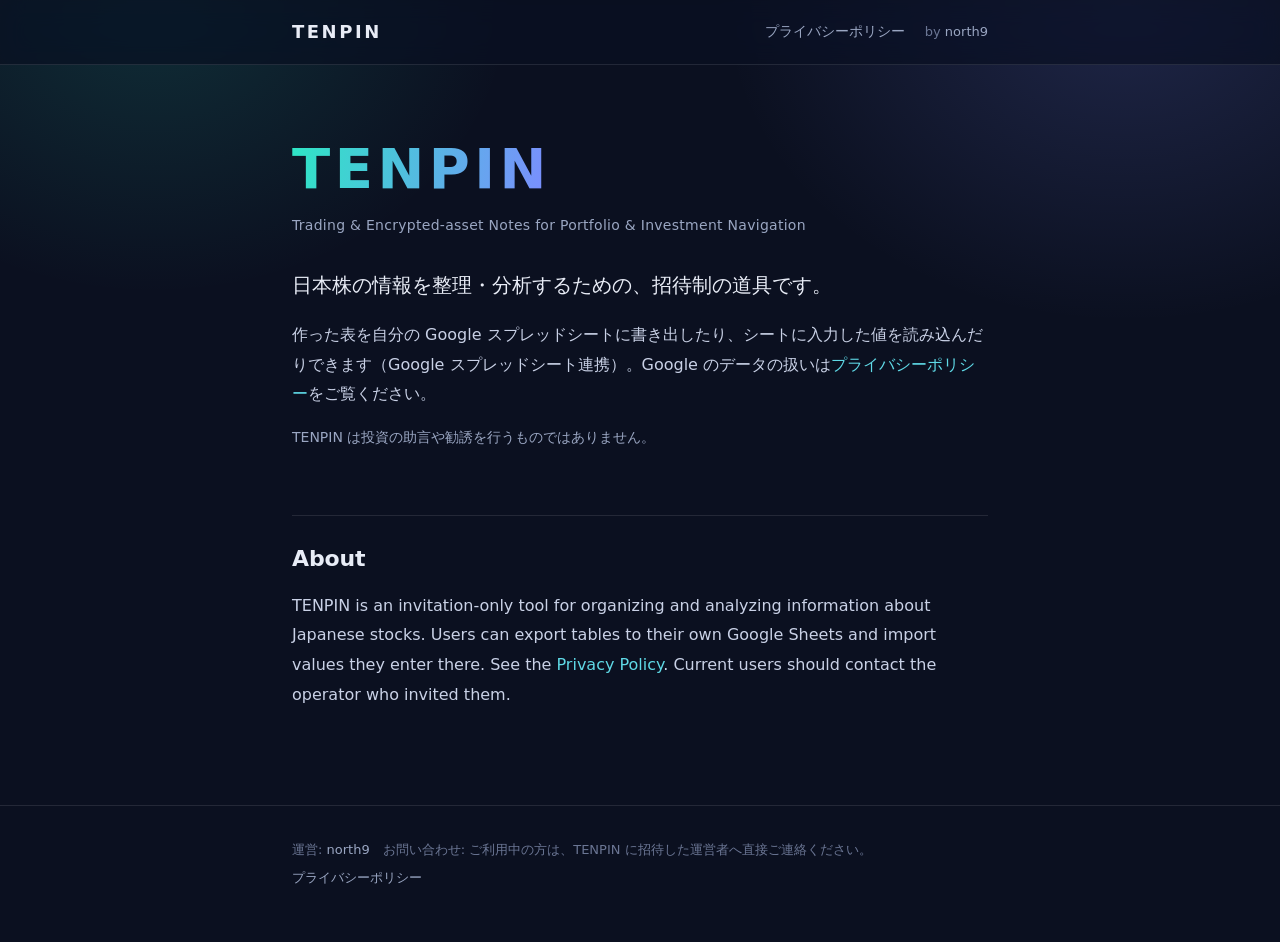
<file: index.html>
<!doctype html>
<html lang="ja">
<head>
  <meta charset="utf-8">
  <meta name="viewport" content="width=device-width, initial-scale=1">
  <title>TENPIN</title>
  <meta name="description" content="TENPIN は、日本株の情報を整理・分析するための招待制の道具です。">
  <meta name="theme-color" content="#0b1020">
  <link rel="icon" href="favicon.svg" type="image/svg+xml">
  <link rel="stylesheet" href="style.css">
</head>
<body>
  <header class="site">
    <div class="wrap">
      <a class="brand" href="./">TENPIN</a>
      <nav aria-label="サイト内">
        <a href="privacy.html">プライバシーポリシー</a>
        <span class="by">by <a href="https://north9.jp/">north9</a></span>
      </nav>
    </div>
  </header>

  <main class="wrap">
    <h1 class="wordmark"><span class="grad">TENPIN</span></h1>
    <p class="expansion">Trading &amp; Encrypted-asset Notes for Portfolio &amp; Investment Navigation</p>
    <p class="lead">日本株の情報を整理・分析するための、招待制の道具です。</p>
    <p>作った表を自分の Google スプレッドシートに書き出したり、シートに入力した値を読み込んだりできます（Google スプレッドシート連携）。Google のデータの扱いは<a href="privacy.html">プライバシーポリシー</a>をご覧ください。</p>
    <p class="meta">TENPIN は投資の助言や勧誘を行うものではありません。</p>

    <section class="en" lang="en">
      <h2>About</h2>
      <p>TENPIN is an invitation-only tool for organizing and analyzing information about Japanese stocks. Users can export tables to their own Google Sheets and import values they enter there. See the <a href="privacy.html#en">Privacy Policy</a>. Current users should contact the operator who invited them.</p>
    </section>
  </main>

  <footer class="site">
    <div class="wrap">
      <p>運営: <a href="https://north9.jp/">north9</a>　お問い合わせ: ご利用中の方は、TENPIN に招待した運営者へ直接ご連絡ください。</p>
      <p><a href="privacy.html">プライバシーポリシー</a></p>
    </div>
  </footer>
</body>
</html>
</file>
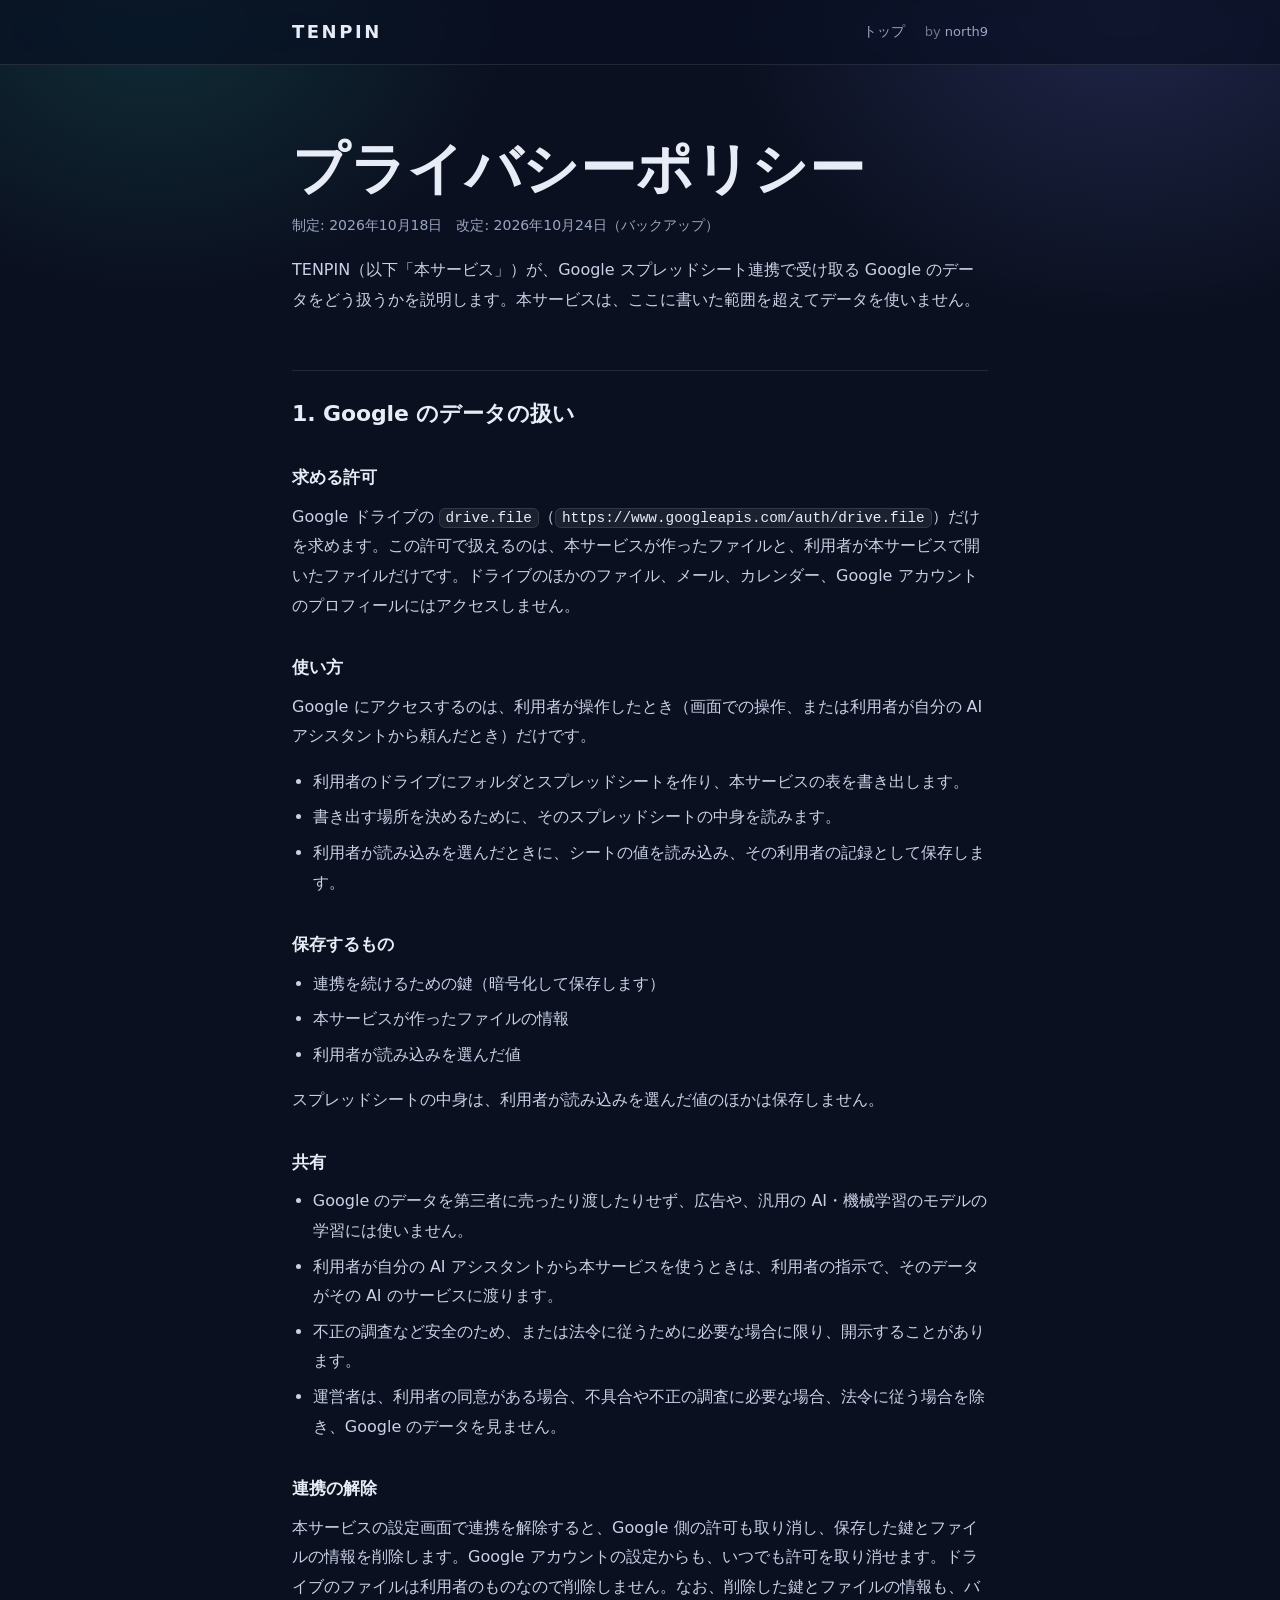
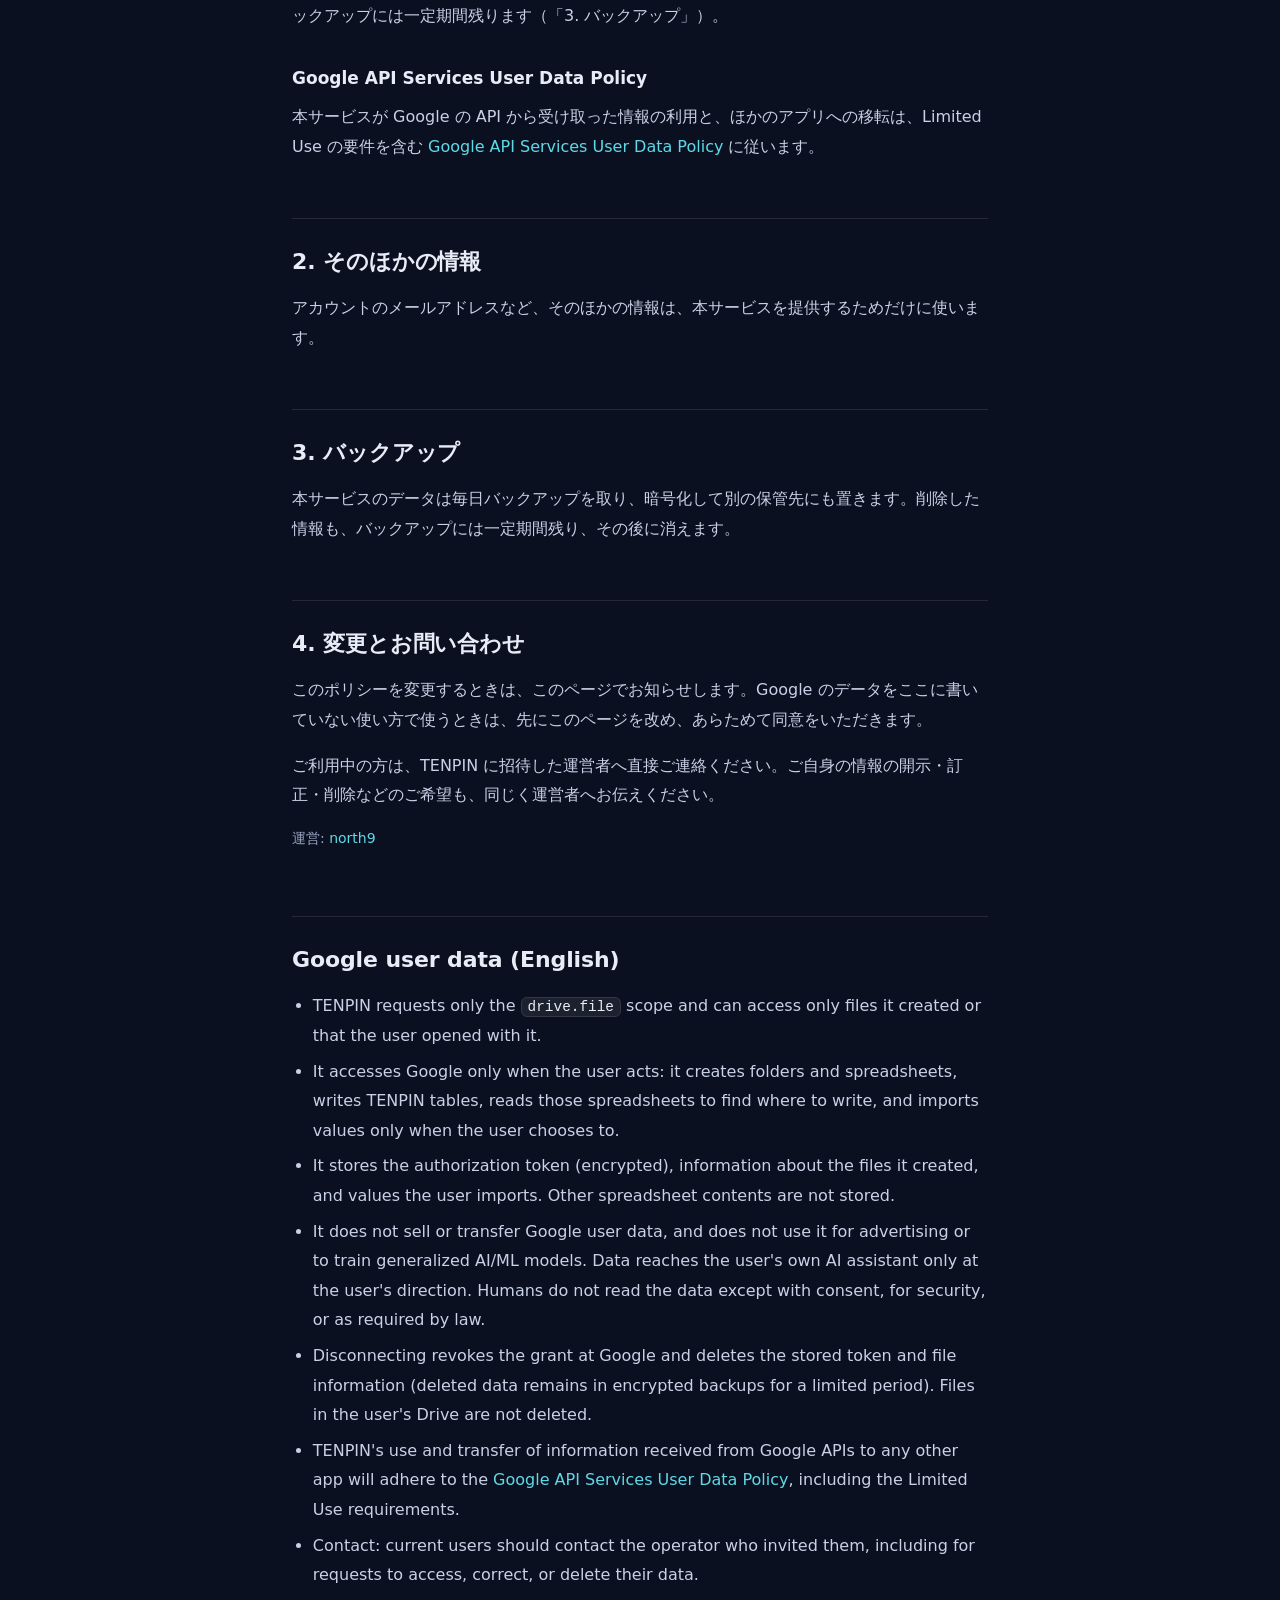
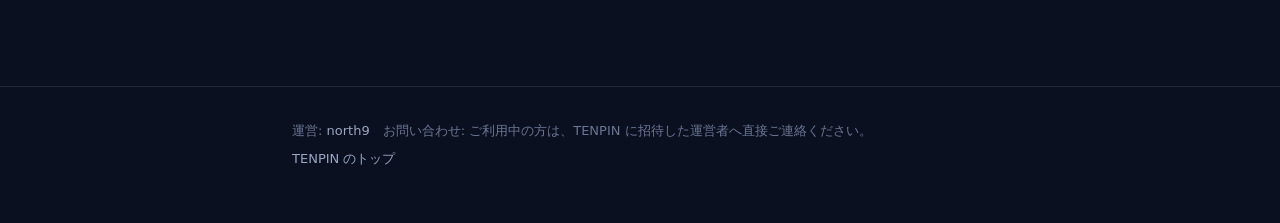
<file: privacy.html>
<!doctype html>
<html lang="ja">
<head>
  <meta charset="utf-8">
  <meta name="viewport" content="width=device-width, initial-scale=1">
  <title>プライバシーポリシー — TENPIN</title>
  <meta name="description" content="TENPIN が Google のデータをどう扱うか。">
  <meta name="theme-color" content="#0b1020">
  <link rel="icon" href="favicon.svg" type="image/svg+xml">
  <link rel="stylesheet" href="style.css">
</head>
<body>
  <header class="site">
    <div class="wrap">
      <a class="brand" href="./">TENPIN</a>
      <nav aria-label="サイト内">
        <a href="./">トップ</a>
        <span class="by">by <a href="https://north9.jp/">north9</a></span>
      </nav>
    </div>
  </header>

  <main class="wrap">
    <h1>プライバシーポリシー</h1>
    <p class="meta">制定: 2026年10月18日　改定: 2026年10月24日（バックアップ）</p>

    <p>TENPIN（以下「本サービス」）が、Google スプレッドシート連携で受け取る Google のデータをどう扱うかを説明します。本サービスは、ここに書いた範囲を超えてデータを使いません。</p>

    <h2>1. Google のデータの扱い</h2>

    <h3>求める許可</h3>
    <p>Google ドライブの <code>drive.file</code>（<code>https://www.googleapis.com/auth/drive.file</code>）だけを求めます。この許可で扱えるのは、本サービスが作ったファイルと、利用者が本サービスで開いたファイルだけです。ドライブのほかのファイル、メール、カレンダー、Google アカウントのプロフィールにはアクセスしません。</p>

    <h3>使い方</h3>
    <p>Google にアクセスするのは、利用者が操作したとき（画面での操作、または利用者が自分の AI アシスタントから頼んだとき）だけです。</p>
    <ul>
      <li>利用者のドライブにフォルダとスプレッドシートを作り、本サービスの表を書き出します。</li>
      <li>書き出す場所を決めるために、そのスプレッドシートの中身を読みます。</li>
      <li>利用者が読み込みを選んだときに、シートの値を読み込み、その利用者の記録として保存します。</li>
    </ul>

    <h3>保存するもの</h3>
    <ul>
      <li>連携を続けるための鍵（暗号化して保存します）</li>
      <li>本サービスが作ったファイルの情報</li>
      <li>利用者が読み込みを選んだ値</li>
    </ul>
    <p>スプレッドシートの中身は、利用者が読み込みを選んだ値のほかは保存しません。</p>

    <h3>共有</h3>
    <ul>
      <li>Google のデータを第三者に売ったり渡したりせず、広告や、汎用の AI・機械学習のモデルの学習には使いません。</li>
      <li>利用者が自分の AI アシスタントから本サービスを使うときは、利用者の指示で、そのデータがその AI のサービスに渡ります。</li>
      <li>不正の調査など安全のため、または法令に従うために必要な場合に限り、開示することがあります。</li>
      <li>運営者は、利用者の同意がある場合、不具合や不正の調査に必要な場合、法令に従う場合を除き、Google のデータを見ません。</li>
    </ul>

    <h3>連携の解除</h3>
    <p>本サービスの設定画面で連携を解除すると、Google 側の許可も取り消し、保存した鍵とファイルの情報を削除します。Google アカウントの設定からも、いつでも許可を取り消せます。ドライブのファイルは利用者のものなので削除しません。なお、削除した鍵とファイルの情報も、バックアップには一定期間残ります（「3. バックアップ」）。</p>

    <h3>Google API Services User Data Policy</h3>
    <p>本サービスが Google の API から受け取った情報の利用と、ほかのアプリへの移転は、Limited Use の要件を含む <a href="https://developers.google.com/terms/api-services-user-data-policy">Google API Services User Data Policy</a> に従います。</p>

    <h2>2. そのほかの情報</h2>
    <p>アカウントのメールアドレスなど、そのほかの情報は、本サービスを提供するためだけに使います。</p>

    <h2>3. バックアップ</h2>
    <p>本サービスのデータは毎日バックアップを取り、暗号化して別の保管先にも置きます。削除した情報も、バックアップには一定期間残り、その後に消えます。</p>

    <h2>4. 変更とお問い合わせ</h2>
    <p>このポリシーを変更するときは、このページでお知らせします。Google のデータをここに書いていない使い方で使うときは、先にこのページを改め、あらためて同意をいただきます。</p>
    <p>ご利用中の方は、TENPIN に招待した運営者へ直接ご連絡ください。ご自身の情報の開示・訂正・削除などのご希望も、同じく運営者へお伝えください。</p>
    <p class="meta">運営: <a href="https://north9.jp/">north9</a></p>

    <section class="en" id="en" lang="en">
      <h2>Google user data (English)</h2>
      <ul>
        <li>TENPIN requests only the <code>drive.file</code> scope and can access only files it created or that the user opened with it.</li>
        <li>It accesses Google only when the user acts: it creates folders and spreadsheets, writes TENPIN tables, reads those spreadsheets to find where to write, and imports values only when the user chooses to.</li>
        <li>It stores the authorization token (encrypted), information about the files it created, and values the user imports. Other spreadsheet contents are not stored.</li>
        <li>It does not sell or transfer Google user data, and does not use it for advertising or to train generalized AI/ML models. Data reaches the user's own AI assistant only at the user's direction. Humans do not read the data except with consent, for security, or as required by law.</li>
        <li>Disconnecting revokes the grant at Google and deletes the stored token and file information (deleted data remains in encrypted backups for a limited period). Files in the user's Drive are not deleted.</li>
        <li>TENPIN's use and transfer of information received from Google APIs to any other app will adhere to the <a href="https://developers.google.com/terms/api-services-user-data-policy">Google API Services User Data Policy</a>, including the Limited Use requirements.</li>
        <li>Contact: current users should contact the operator who invited them, including for requests to access, correct, or delete their data.</li>
      </ul>
    </section>
  </main>

  <footer class="site">
    <div class="wrap">
      <p>運営: <a href="https://north9.jp/">north9</a>　お問い合わせ: ご利用中の方は、TENPIN に招待した運営者へ直接ご連絡ください。</p>
      <p><a href="./">TENPIN のトップ</a></p>
    </div>
  </footer>
</body>
</html>
</file>
<file: style.css>
/* north9.jp と同じ色と文字（TENPIN は north9 のプロダクト） */
:root {
  --bg: #0b1020;
  --surface: rgba(255, 255, 255, 0.04);
  --surface-strong: rgba(255, 255, 255, 0.07);
  --line: rgba(255, 255, 255, 0.10);
  --line-strong: rgba(255, 255, 255, 0.18);
  --text: #e8ecf6;
  --body: #c9d1e6;
  --muted: #9aa6c2;
  --faint: #6b7694;
  --accent-a: #2ee6c5;
  --accent-b: #7c8cff;
  --accent: #5fd9e6;
  --todo-bg: rgba(242, 184, 75, 0.18);
  --todo-text: #f6cf7d;
  --font: "Inter", "Segoe UI", system-ui, -apple-system, "Hiragino Sans", "Hiragino Kaku Gothic ProN", "Yu Gothic UI", "Noto Sans JP", Meiryo, sans-serif;
}
* { box-sizing: border-box; }
html { -webkit-text-size-adjust: 100%; }
body {
  margin: 0;
  background:
    radial-gradient(40% 420px at 12% 0, rgba(46, 230, 197, 0.14), transparent 70%),
    radial-gradient(45% 460px at 88% 0, rgba(124, 140, 255, 0.18), transparent 70%),
    var(--bg);
  background-repeat: no-repeat;
  color: var(--body);
  font-family: var(--font);
  font-size: 16px;
  line-height: 1.85;
  -webkit-font-smoothing: antialiased;
}
a { color: var(--accent); text-decoration: none; }
a:hover { text-decoration: underline; text-underline-offset: 3px; }
strong { color: var(--text); }
.wrap { width: 100%; max-width: 760px; margin: 0 auto; padding: 0 16px; }
@media (min-width: 720px) { .wrap { padding: 0 32px; } }

/* ---- header ---- */
header.site {
  position: sticky; top: 0; z-index: 10;
  background: rgba(11, 16, 32, 0.72);
  backdrop-filter: saturate(140%) blur(12px);
  -webkit-backdrop-filter: saturate(140%) blur(12px);
  border-bottom: 1px solid var(--line);
}
header.site .wrap { display: flex; align-items: center; justify-content: space-between; height: 64px; gap: 16px; }
.brand { color: var(--text); font-weight: 800; letter-spacing: 0.14em; font-size: 18px; }
.brand:hover { text-decoration: none; }
nav { display: flex; align-items: center; gap: 20px; font-size: 14px; }
nav a { color: var(--muted); }
nav a:hover { color: var(--text); text-decoration: none; }
.by { color: var(--faint); font-size: 13px; }
.by a { color: var(--muted); }

/* ---- page ---- */
main.wrap { padding-top: 72px; padding-bottom: 80px; }
@media (max-width: 640px) { main.wrap { padding-top: 48px; } }
h1 {
  margin: 0 0 12px; color: var(--text);
  font-size: clamp(30px, 6.5vw, 56px); line-height: 1.15; letter-spacing: 0.01em; font-weight: 800;
}
h1.wordmark { letter-spacing: 0.08em; }
h1 .grad, .grad {
  background: linear-gradient(100deg, var(--accent-a), var(--accent-b));
  -webkit-background-clip: text; background-clip: text; color: transparent;
}
h2 {
  margin: 56px 0 16px; padding-top: 28px; border-top: 1px solid var(--line);
  color: var(--text); font-size: 22px; line-height: 1.4; letter-spacing: -0.005em;
}
h3 { margin: 32px 0 8px; color: var(--text); font-size: 17px; }
p, ul, ol { margin: 0 0 16px; }
ul, ol { padding-left: 1.3em; }
li { margin: 6px 0; }
.expansion { color: var(--muted); font-size: 14px; letter-spacing: 0.02em; margin-bottom: 28px; }
.lead { font-size: clamp(17px, 2.2vw, 20px); color: var(--text); }
.meta { color: var(--muted); font-size: 14px; }
.note { background: var(--surface); border: 1px solid var(--line); border-radius: 14px; padding: 16px 20px; }
code {
  font-family: ui-monospace, SFMono-Regular, Menlo, Consolas, monospace; font-size: 0.9em;
  background: var(--surface-strong); border: 1px solid var(--line); padding: 1px 6px; border-radius: 6px;
  overflow-wrap: anywhere; color: var(--text);
}
.todo { background: var(--todo-bg); color: var(--todo-text); padding: 0 6px; border-radius: 4px; font-weight: 600; }
section.en { margin-top: 64px; }

/* ---- footer ---- */
footer.site { border-top: 1px solid var(--line); color: var(--faint); font-size: 13px; padding: 28px 0 48px; }
footer.site p { margin: 4px 0; }
footer.site a { color: var(--muted); }
</file>
